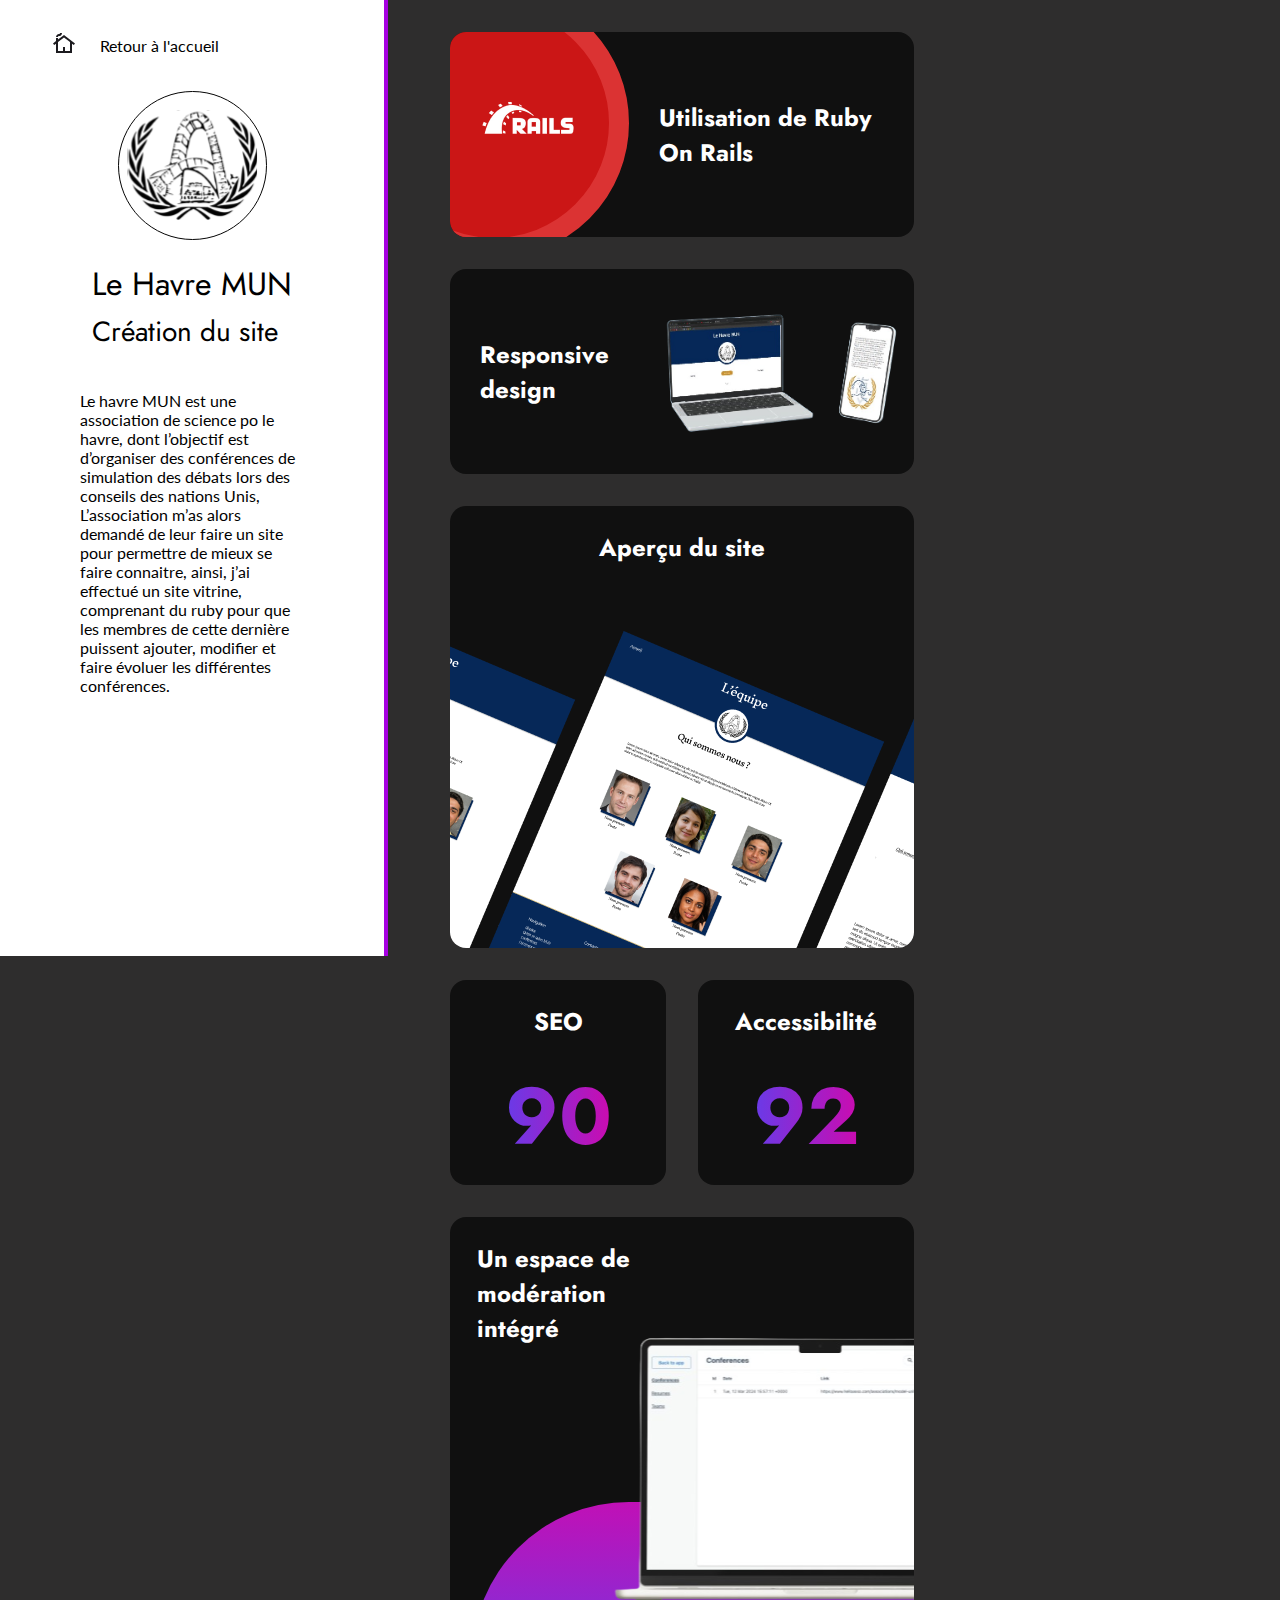
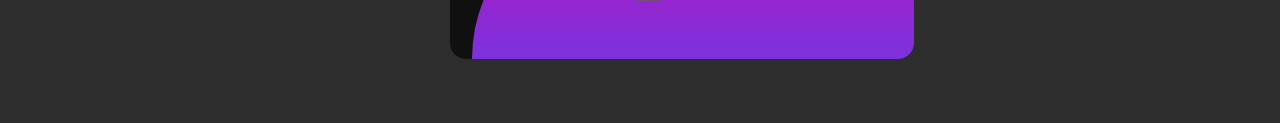
<file: lhmun.html>
<!DOCTYPE html>
<html lang="fr">
<head>
  <meta name="description" content="Venez découvrir mon Portfolio ainsi que mon CV">
  <meta charset="UTF-8">
  <meta name="viewport" content="width=device-width, initial-scale=1.0">
  <link rel="shortcut icon" href="/images/logo.svg" type="images/svg">
  <link rel="stylesheet" href="/styles/main.css">
  <link rel="stylesheet" href="/styles/lhmun.css">
  <title>Louis Le Doussal - CV</title>
</head>
<body>
  <section class="left_panel">

    <div class="back">
      <a href="/projets.html"><img src="/images/home.svg" alt=""></a>
      <a href="/projets.html">Retour à l'accueil</a>
    </div>

    <div style="display: flex; flex-direction: column; align-items: center;">

    <img class="logo" src="/images/logo_LHMUN.svg" alt="Louis Le Doussal">

    <div class="titres">

      <h1>Le Havre MUN</h1>

      <h2>Création du site</h2>

    </div>

    <p class="presentation_text">
      Le havre MUN est une association de science po le havre, dont l’objectif
      est d’organiser des conférences de simulation des débats lors des conseils
      des nations Unis, L’association m’as alors demandé de leur faire un site pour
      permettre de mieux se faire connaitre, ainsi, j’ai effectué un site vitrine,
      comprenant du ruby pour que les membres de cette dernière puissent ajouter, modifier
      et faire évoluer les différentes conférences.
    </p>




    </div>

  </div>


  </section>

  <section class="right_panel">

    <div class="container">
      <div style="cursor: pointer;" onclick="window.location.href='https://rubyonrails.org/';" class="item item1">
        <div class="side-circle">
          <img src="/images/ruby.png" alt="logo of ruby on rails">

        </div>



        <h3>Utilisation de Ruby On Rails</h3>

      </div>

      <div class="item item2">
        <h3>Responsive design</h3>
        <img src="/images/mockup.png" alt="representation of the website in differents devices">

      </div>



      <div style="cursor: pointer;" onclick="window.location.href='https://lhmun.fr/';" class="item item3">

        <h3>Aperçu du site</h3>
        <img src="/images/maquettelhmun.png" alt="LHMUN website">

      </div>
      <div style="cursor: pointer;" onclick="window.location.href='https://pagespeed.web.dev/analysis/https-lhmun-fr/t6wic9pgsb?hl=fr&form_factor=mobile';" class="item item4">
        <div class="SEO">
          <h3>SEO</h3>
          <p class="text-bento">90</p>

        </div>

        <div class="access">
          <h3>Accessibilité</h3>
          <p class="text-bento">92</p>


        </div>

      </div>
      <div class="item item5">
        <h3 style="width: 170px; ">Un espace de modération intégré</h3>
        <div class="circle_3">
          <img src="/images/Macbook_Mockup_Front_View_UV__1_-removebg-preview 1.svg" alt="">
        </div>

      </div>
      <div class="item item6"></div>

    </div>













  </section>




</body>
</html>
</file>
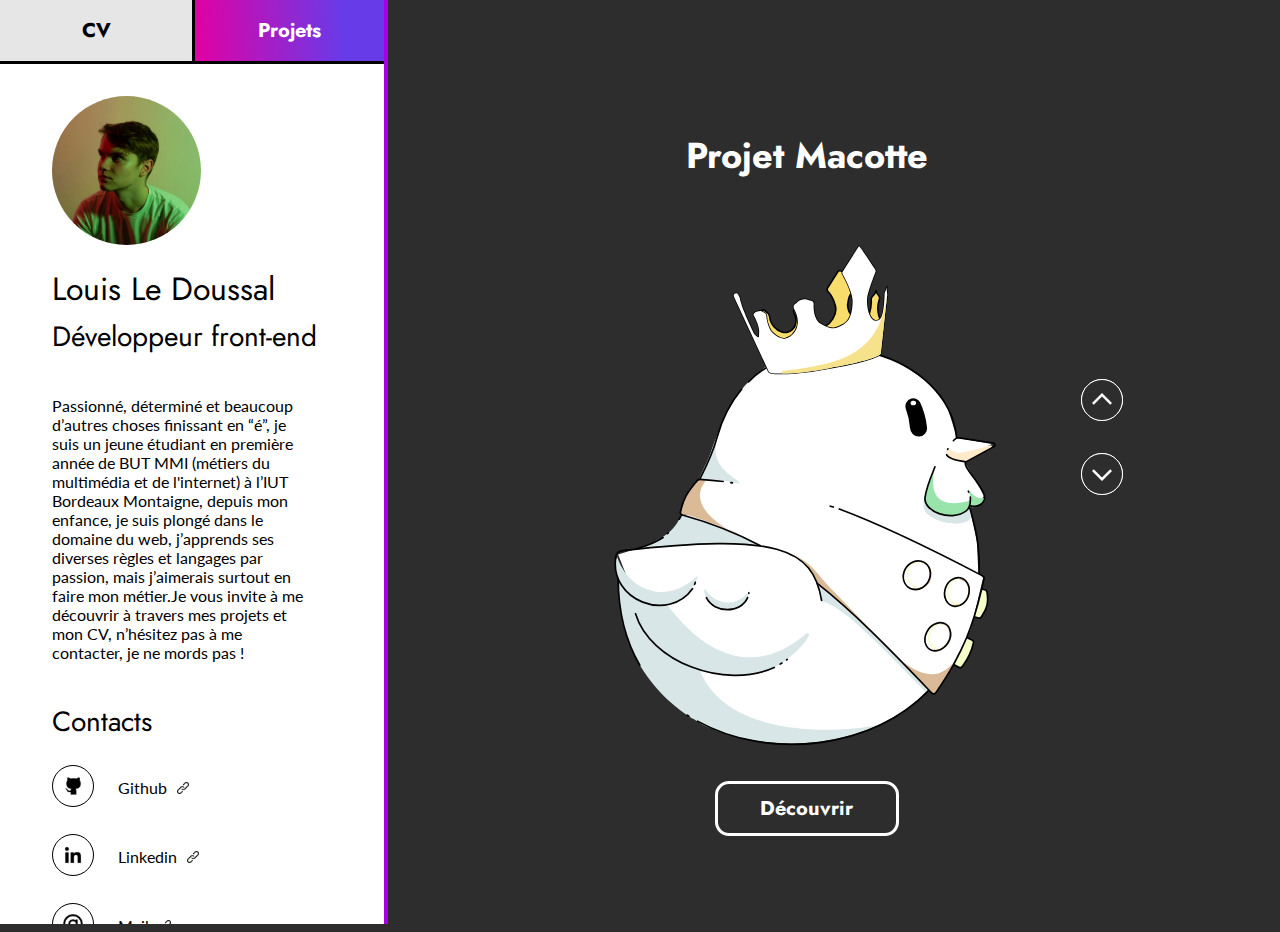
<file: projets.html>
<!DOCTYPE html>
<html lang="fr">
<head>
  <meta name="description" content="Venez découvrir mon Portfolio ainsi que mon CV">
  <meta charset="UTF-8">
  <meta name="viewport" content="width=device-width, initial-scale=1.0">
  <link rel="shortcut icon" href="/images/logo.svg" type="images/svg">
  <link rel="stylesheet" href="/styles/main.css">
  <link rel="stylesheet" href="/styles/projets.css">
  <script src="/js/projets.js"></script>
  <script src="/js/scrollh.js"></script>
  <title>Louis Le Doussal - CV</title>
</head>
<body>
  <section  class="left_panel">

    <div class="grostest">

      <button onclick="window.location.href='/index.html#section_cv';" class="CV">CV</button>

      <button onclick="window.location.href='/projets.html#section_projets';" class="Projets">Projets</button>

    </div>

    <div class="padding">

    <img class="logo" src="/images/logo.svg" alt="Louis Le Doussal">

    <div class="titres">

      <h1>Louis Le Doussal</h1>

      <h2>Développeur front-end</h2>

    </div>



    <p class="presentation_text">
      Passionné, déterminé et beaucoup d’autres choses finissant en “é”, je suis un jeune étudiant en
      première année de BUT MMI (métiers du multimédia et de l'internet) à l’IUT Bordeaux Montaigne, depuis mon enfance, je suis plongé dans
      le domaine du web, j’apprends ses diverses règles et langages par passion, mais j’aimerais surtout
      en faire mon métier.Je vous invite à me découvrir à travers mes projets et mon CV, n’hésitez pas à
      me contacter, je ne mords pas !
    </p>

    <audio src=""></audio>

    <h2>Contacts</h2>

    <div class="social_section">

      <div class="social">


        <a target="_blank" title="Github" href="https://github.com/Louis3133"><img class="social_hover" src="/images/github_icon_black.svg" alt="Github icon"><img class="social_icon" src="/images/github_icon.svg" alt="Github icon"></a>
        <div>
          <a target="_blank" href="https://github.com/Louis3133">Github</a>
          <img class="link_icon" src="/images/link_icon.svg" alt="Icon of a link">
        </div>


      </div>

      <div class="social">

        <a target="_blank" title="LinkedIn" href="https://www.linkedin.com/in/louis-le-doussal-206b7a278/"><img class="social_hover" src="/images/linkedin_icon_black.svg" alt="Linkedin icon"><img class="social_icon" src="/images/linkedin_icon.svg" alt="Linkedin icon"></a>
        <div>
          <a target="_blank" href="https://www.linkedin.com/in/louis-le-doussal-206b7a278/">Linkedin</a>
          <img class="link_icon" src="/images/link_icon.svg" alt="Icon of a link">
        </div>



      </div>

      <div class="social">

        <a target="_blank" title="Mail" href="mailto:louis.le-doussal@mmibordeaux.com"><img class="social_hover" src="/images/mail_icon_black.svg" alt="Mail icon"><img class="social_icon" src="/images/mail_icon.svg" alt="Mail icon"></a>
        <div>
          <a target="_blank" href="mailto:louis.le-doussal@mmibordeaux.com">Mail</a>
          <img class="link_icon" src="/images/link_icon.svg" alt="Icon of a link">
        </div>


      </div>

    </div>

  </div>

  </section>

  <section class="right_panel">



    <div class="cv_options_3D">

      <button id="scrollButton2"><img class="social_icon" src="/images/arrow_top_white.svg"  alt="Download icon"><img class="social_hover1" src="/images/arrow_top_black.svg"  alt="Download icon"></button>
      <button id="scrollButton"><img class="social_icon" src="/images/arrow_bottom_white.svg" alt="Fullscreen icon"><img class="social_hover1" src="/images/arrow_bottom_black.svg"  alt="Fullscreen icon"></button>


    </div>


    <div id="section_projets" style="z-index: 1;" class="cv_options_horizontal">

      <button id="scrollhButton2"><img  src="/images/arrow_left.svg"  alt="Download icon"></button>
      <button id="scrollhButton"><img  src="/images/arrow_right.svg"  alt="Fullscreen icon"></button>


    </div>

    <div id="container" class="container">
      <div  class="v-slider-bloc">
        <div class="cv_3d">
          <div class="element_carroussel">

              <h2>Projet Macotte</h2>


            <a href="/macotte.html">
              <img src="/images/model_macotte.svg" alt="">
            </a>
            <button onclick="window.location.href='/macotte.html';">Découvrir</button>

        </div>

        </div>
      </div>
      <div  class="v-slider-bloc">
        <div class="cv_3d">

          <div class="element_carroussel">

            <h2>Silver Geek</h2>


          <a href="/silvergeek.html">
            <img src="/images/model_sg.svg" alt="">
          </a>
          <button onclick="window.location.href='/silvergeek.html';">Découvrir</button>

      </div>

        </div>
      </div>
      <div  class="v-slider-bloc">
        <div class="cv_3d">

          <div class="element_carroussel">

            <h2>Le Havre MUN</h2>


          <a href="/lhmun.html">
            <img src="/images/model_lhmun.svg" alt="">
          </a>
          <button onclick="window.location.href='/lhmun.html';">Découvrir</button>

      </div>

        </div>
      </div>
    </div>










  </section>


</body>
</html>
</file>
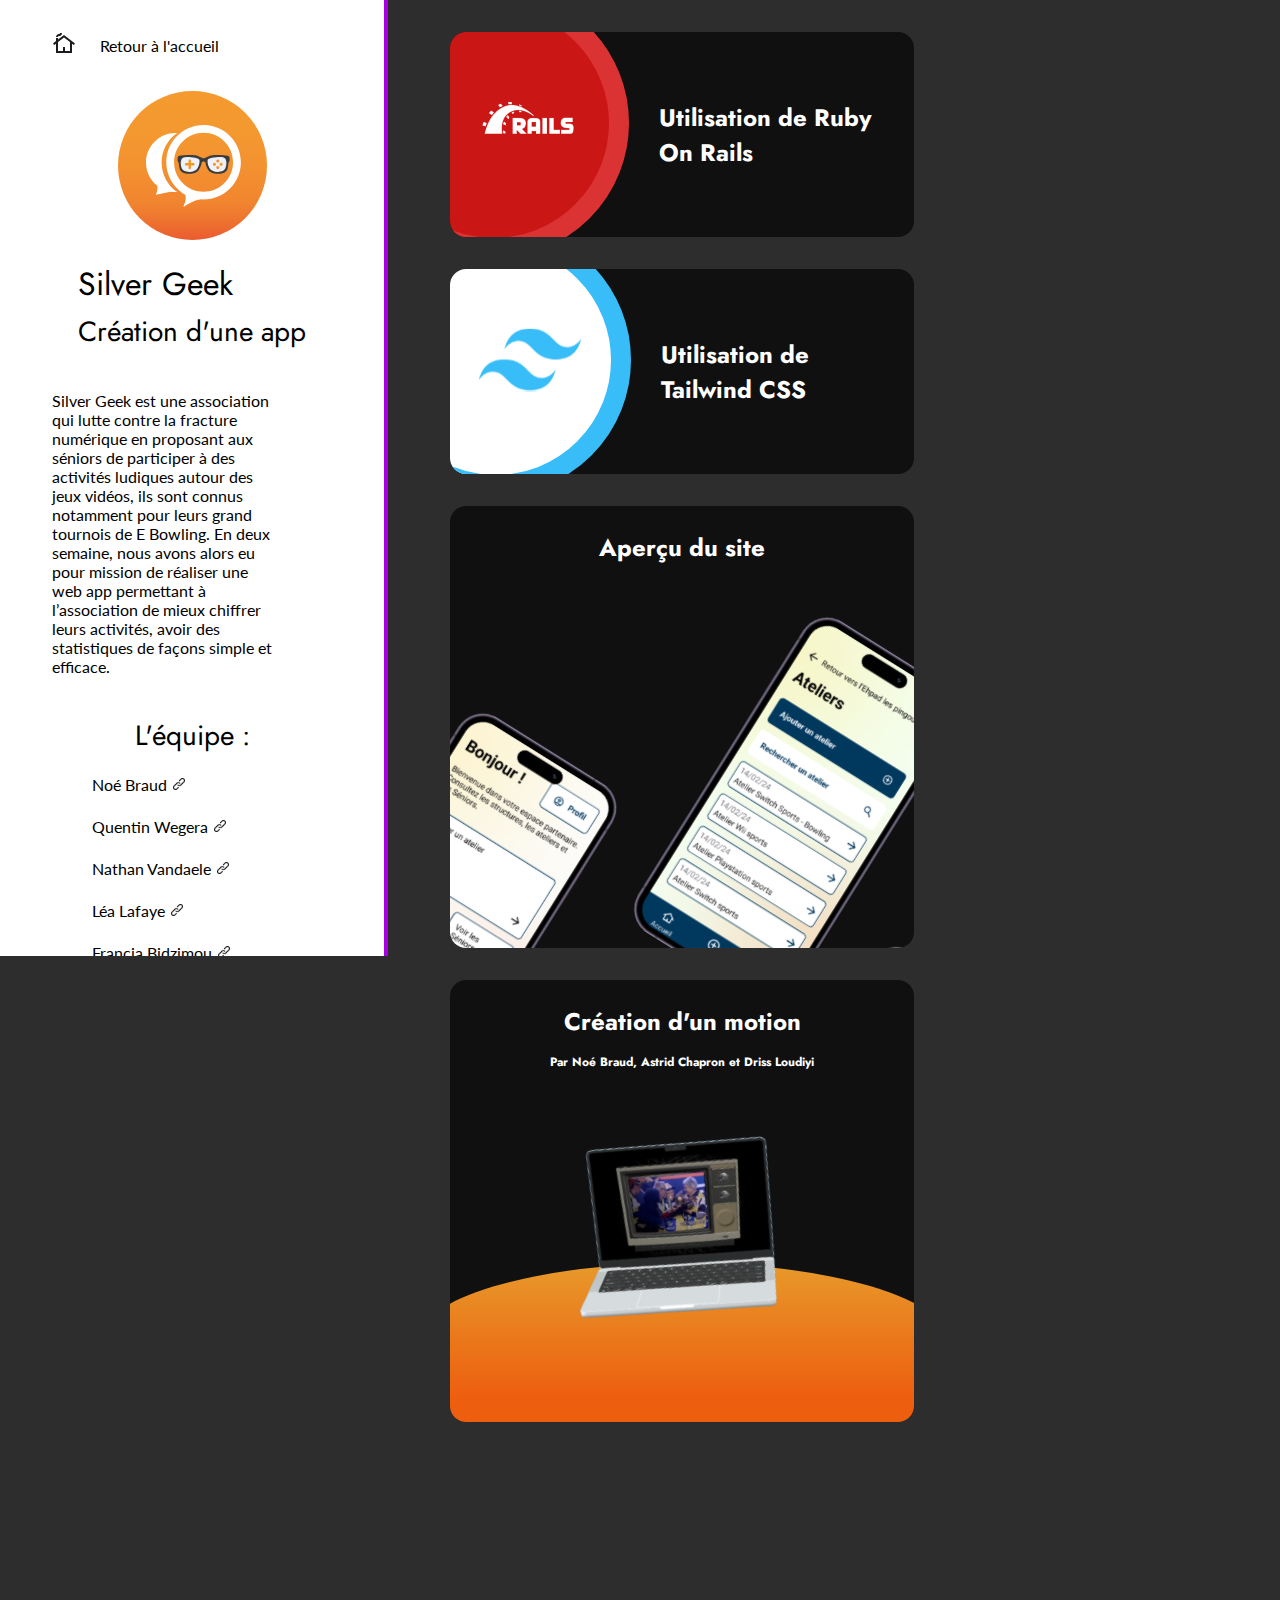
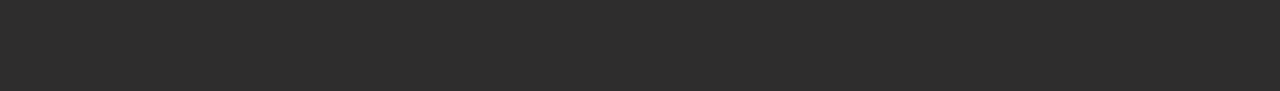
<file: silvergeek.html>
<!DOCTYPE html>
<html lang="fr">
<head>
  <meta name="description" content="Voici le projet Silvergeek, nous devions réaliser une application interne pour l'association,
  venez découvrir notre travail !">
  <meta charset="UTF-8">
  <meta name="viewport" content="width=device-width, initial-scale=1.0">
  <link rel="shortcut icon" href="/images/logo.svg" type="images/svg">
  <link rel="stylesheet" href="/styles/main.css">
  <link rel="stylesheet" href="/styles/silvergeek.css">
  <title>Louis Le Doussal - CV</title>
</head>
<body>
  <section class="left_panel">
    <div class="back">
      <a href="/projets.html"><img src="/images/home.svg" alt=""></a>
      <a href="/projets.html">Retour à l'accueil</a>
    </div>

    <div style="display: flex; flex-direction: column; align-items: center;">

    <img class="logo" src="/images/logo_sg.svg" alt="Louis Le Doussal">

    <div class="titres">

      <h1>Silver Geek</h1>

      <h2>Création d'une app</h2>

    </div>



    <p class="presentation_text">
      Silver Geek est une association qui lutte contre la fracture numérique en proposant
      aux séniors de participer à des activités ludiques autour des jeux vidéos, ils sont
      connus notamment pour leurs grand tournois de E Bowling. En deux semaine, nous avons alors
      eu pour mission de réaliser une web app permettant à l’association de mieux chiffrer leurs
      activités, avoir des statistiques de façons simple et efficace.
    </p>

    <audio src=""></audio>

    <h2>L'équipe :</h2>

    <div class="social_section_grid">

      <div class="membre social">



        <a target="_blank" href="https://www.linkedin.com/in/no%C3%A9-braud-435435224/">Noé Braud</a>
        <img class="link_icon" src="/images/link_icon.svg" alt="link">

      </div>

      <div class="membre social">


        <a target="_blank" href="https://www.linkedin.com/in/quentin-wegera/">Quentin Wegera</a>
        <img class="link_icon" src="/images/link_icon.svg" alt="link">


      </div>

      <div class="membre social">


        <a target="_blank" href="https://www.linkedin.com/in/natvand/">Nathan Vandaele</a>
        <img class="link_icon" src="/images/link_icon.svg" alt="link">

      </div>

      <div class="membre social">


        <a target="_blank" href="https://www.linkedin.com/in/l%C3%A9a-lafaye-545026215/">Léa Lafaye</a>
        <img class="link_icon" src="/images/link_icon.svg" alt="link">

      </div>

      <div class="membre social">


        <a target="_blank" href="https://www.linkedin.com/in/francia-b-4188981a4/">Francia Bidzimou</a>
        <img class="link_icon" src="/images/link_icon.svg" alt="link">

      </div>

      <div class="membre social">


        <a target="_blank" href="https://www.linkedin.com/in/drissdll/">Driss Loudiyi</a>
        <img class="link_icon" src="/images/link_icon.svg" alt="link">

      </div>

      <div class="membre social">


        <a target="_blank" href="https://www.linkedin.com/in/heloise-p-2b8539252/">Héloise Pingitore</a>
        <img class="link_icon" src="/images/link_icon.svg" alt="link">

      </div>

      <div class="membre social">


        <a target="_blank" href="https://www.linkedin.com/in/roxane-horchower-558a6628a/">Roxanne Horchower</a>
        <img class="link_icon" src="/images/link_icon.svg" alt="link">

      </div>

      <div class="membre social">


        <a target="_blank"  href="https://www.linkedin.com/in/astrid-chapron-b2b603252/">Astrid Chapron</a>
        <img  class="link_icon" src="/images/link_icon.svg" alt="link">

      </div>


    </div>

  </div>


  </section>

  <section class="right_panel">

    <div class="container">
      <div style="cursor: pointer;" onclick="window.location.href='https://rubyonrails.org/';" class="item item1">
        <div  class="side-circle">
          <img src="/images/ruby.png" alt="logo of ruby on rails">

        </div>



        <h3>Utilisation de Ruby On Rails</h3>

      </div>

      <div style="cursor: pointer;" onclick="window.location.href='https://tailwindcss.com/';" class="item item2">
        <div class="side-circle2">
          <img src="/images/tailwind_icon.svg" alt="logo of tailwind css">

        </div>



        <h3>Utilisation de Tailwind CSS</h3>

      </div>

      <div style="cursor: pointer;" onclick="window.location.href='https://www.figma.com/proto/XIA8ecAU0eaDX2yschSnDr/Untitled?page-id=0%3A1&node-id=8-3018&t=t2iBccObfontrIu9-0&scaling=scale-down&starting-point-node-id=8%3A3018';" class="item item3">

        <h3>Aperçu du site</h3>
        <img style="margin-top: -100px;" src="/images/mockupsg.svg" alt="mocjup of the application">

      </div>
      <div class="item item4">


      </div>

      <div class="item item5">
        <h3>Création d'un motion</h3>
        <p>Par Noé Braud, Astrid Chapron et Driss Loudiyi </p>
        <div class="orange_circle">
          <img src="/images/motion_sg.svg" alt="motion for silvergeek">
        </div>
      </div>
      <div class="item item6"></div>

    </div>













  </section>


</body>
</html>
</file>
<file: styles/main.css>
@import url('https://fonts.googleapis.com/css2?family=Jost:ital,wght@0,100..900;1,100..900&display=swap');
@import url('https://fonts.googleapis.com/css2?family=Jost:ital,wght@0,100..900;1,100..900&family=Lato:ital,wght@0,100;0,300;0,400;0,700;0,900;1,100;1,300;1,400;1,700;1,900&display=swap');

.item{
  transition: ease-in-out 0.5s;
}

.item:hover{
  scale: 0.95;
}

html{
  scroll-behavior: smooth;
}



body{
  background-color: #2E2D2D;
  margin: 0;
  padding: 0;
  scrollbar-width: none;

}

h1{
  color: #000;

  font-family: Jost;
  font-size: 32px;
  font-style: normal;
  font-weight: 400;
  line-height: normal;


}

h2{

  color: #000;

  font-family: Jost;
  font-size: 28px;
  font-style: normal;
  font-weight: 400;
  line-height: normal;


}


h3{

  color: #FFF;
  font-family: Jost;
  font-size: 24px;
  font-style: normal;
  font-weight: 700;
  line-height: normal;


}

p{
  font-size: 16px;
  font-family: 'Lato';
  color: black;
}


a{
  font-family: 'Lato';
  text-decoration: none;
  font-size: 16px;
  color: black;
}

.logo{
  width: 149px;
  height: 149px;
}

.back{
  display: flex;
  align-items: center;
  gap: 24px;
  margin-bottom: 32px;
}

::-webkit-scrollbar {
  display: none;
}
</file>
<file: styles/lhmun.css>
.container{
    display: grid;
    grid-template-columns: 464px 464px ;
    grid-template-rows: 205px 205px 205px 205px ;
    gap: 32px;
    overflow: hidden;
    right: 0;

}

.right_panel{
  display: flex;
  flex-direction: column;
  padding: 32px;
  right: 0;
  padding-left: 450px;
  margin-left: auto;
  margin-right: auto;





}





.item1{
    background-color: #141414;
    border-radius: 16px;
    background: linear-gradient(0deg, rgba(0, 0, 0, 0.20) 0%, rgba(0, 0, 0, 0.20) 100%), #141414;
    display: flex;
    gap: 30px;
    grid-column: 1/2 ;
    grid-row: 1/2 ;
    overflow: hidden;
    align-items: center;
    color: White;
    padding-right: 10px;



}



.item2{
    background-color: #141414;
    border-radius: 16px;
    background: linear-gradient(0deg, rgba(0, 0, 0, 0.20) 0%, rgba(0, 0, 0, 0.20) 100%), #141414;
    grid-column: 2/3 ;
    grid-row: 1/2 ;
    display: flex;
    align-items: center;
    padding-left: 30px;
    overflow: hidden;
    justify-content: space-between;

}

.item2 img{

    width: 273px;
    height: 159px;

}



.item3{
    background-color: #141414;
    border-radius: 16px;
    background: linear-gradient(0deg, rgba(0, 0, 0, 0.20) 0%, rgba(0, 0, 0, 0.20) 100%), #141414;
    grid-column: 1/2 ;
    grid-row: 2/5 ;
    display: flex;
    flex-direction: column;
    align-items:center;
    overflow: hidden;



}

.item4{

    grid-column: 2/3 ;
    grid-row: 4/5 ;
    display: flex;
    align-items: center;
    gap: 32px;

}

.item5{

  grid-column: 2/3 ;
  grid-row: 2/4 ;
  display: flex;
  align-items: center;
  gap: 32px;
  background-color: #141414;
  border-radius: 16px;
  background: linear-gradient(0deg, rgba(0, 0, 0, 0.20) 0%, rgba(0, 0, 0, 0.20) 100%), #141414;
  flex-direction: column;

  overflow: hidden;

}

.item5 h3{
  margin-left: -240px;



}

.SEO{
    background-color: #141414;
    border-radius: 16px;
    background: linear-gradient(0deg, rgba(0, 0, 0, 0.20) 0%, rgba(0, 0, 0, 0.20) 100%), #141414;
    width: 217px;
    height: 205px;
    display: flex;
    flex-direction: column;
    align-items: center;



}

.access{
    background-color: #141414;
    border-radius: 16px;
    background: linear-gradient(0deg, rgba(0, 0, 0, 0.20) 0%, rgba(0, 0, 0, 0.20) 100%), #141414;
    width: 217px;
    height: 205px;
    display: flex;
    flex-direction: column;
    align-items: center;


}



.text-bento{
    font-family: Jost;
    font-size: 80px;
    font-style: normal;
    font-weight: 700;
    line-height: normal;
    background: linear-gradient(270deg, #E200A3 -22.22%, #683BE8 100%);
    background-clip: text;
    -webkit-background-clip: text;
    -webkit-text-fill-color: transparent;
    margin-top: -5px;
}

.side-circle{
    display: flex;
    justify-content: right;

    align-items: center;
    background-color: #CB1616;
    width: 230px;
    height: 230px;
    border-radius: 50%;
    flex-shrink: 0;
    margin-left: -20%;
    margin-top: -5%;
    border: solid #DB3333 20px;
}

.side-circle img{
    width: 102px;
    height: 102px;
    margin-right: 30px;

}






.left_panel{
    border-right: 4px solid #A700E2;
    background: #ffffff;
    width: 280px;
    height: 100vh;
    padding-left: 52px;
    padding-right: 52px;
    padding-top: 32px;
    padding-bottom: 24px;
    overflow-y: scroll;
    display: flex;
    flex-direction: column;
    overflow-y: hidden;
    position: fixed;


  }

  @media (max-width: 950px) {


    .titres{
      display: flex;
      flex-direction: column;
      align-items: center;
    }


    .left_panel {
      width: 100%;
      border: none;
      position:relative;
      height: auto;
      padding-left: 0px;
      padding-right: 0px;
      padding-top: 32px;

    }
    .back{
      margin-left: 9%;


    }


    .right_panel{
      display: flex;
      flex-direction: column;
      padding: 32px;
      right: 0;
      margin-left: auto;
      margin-right: auto;
      align-items: center;





    }




  }

  .presentation_text{
    display: flex;
    width: 90%;

  }





  .social_icon{
    width: 42px;
    height: 42px;
    margin-right: 24px;
    margin-left: -42px;
    transition: ease-in-out 0.5s;
  }

  .social_icon_right{
    width: 42px;
    height: 42px;
    margin-right: 24px;
    margin-top: -20px;
    transition: ease-in-out 0.5s;
  }

  .social_icon_right{
    width: 42px;
    height: 42px;
    margin-right: 24px;

    transition: ease-in-out 0.5s;
  }

  .social_icon_right:hover{
    opacity: 0;

  }



  .social_icon:hover{
    opacity: 0;

  }


  .social_section{
    display: flex;
    flex-direction: column;
    gap: 24px;
    margin-bottom: 32px;
  }

  .social{
    display: flex;
    align-items: center;
  }

  .link_icon{
    margin-left: 6px;
  }

  .navigation{
    position: absolute;
    display: flex;
    flex-direction: column;
    margin-left: auto;
    margin-right: auto;
    gap: 50px;

  }

  .navigation_button1{
    border-left: none;
    border: none;
    width: 134px;
    height: 55px;
    background-color: transparent;
    color: #FFF;
    text-align: center;
    font-family: 'Jost';
    font-size: 20px;
    font-style: normal;
    font-weight: 700;
    line-height: normal;
    border-radius: 0px 100px 100px 0px;
    margin-left: -295px;
    background: linear-gradient(87deg, #E200A3 -0.37%, #683BE8 77.9%);
    cursor: pointer	;



  }

  .navigation_button2{
    border: #A700E2 3px solid;
    border-left: none;
    width: 134px;
    height: 55px;
    background-color: transparent;
    color: #FFF;
    text-align: center;
    font-family: 'Jost';
    font-size: 20px;
    font-style: normal;
    font-weight: 700;
    line-height: normal;
    border-radius: 0px 100px 100px 0px;
    margin-left: -295px;
    cursor: pointer	;

  }


  .titres h1{
    margin-bottom: -20px;

  }

  .mentions{
    text-align: center;
  }

  .cv_options{
    position: absolute;
    display: flex;
    flex-direction: column;
    gap: 20px;
    margin-right: 32px;
    right: 0;
    top: 40%;




  }

  .cv_options button{
    background: none;
    border: none;
    width: 42px;
    height: 42px;
    border-radius: 50%;


  }



  .v-slider-bloc{
    font-size: 30px;
    display: flex;
    justify-content: center;
    align-items: center;
    height: 100vh;
    width: 80vw;
    scroll-snap-align: start;
  }


  .social_hover1{

    position: absolute;
    right: 33px;
    transition: ease-in-out 0.5s;

  }

  .social_hover1:hover{
    opacity: 0;

  }


  @media (max-width: 1430px) {
    .container {
      grid-template-columns: 464px;
      grid-template-rows: 205px 205px 205px 205px 205px 205px 205px
    }

    .item1 {
        grid-column: 1/2;
        grid-row: 1/2;
    }

    .item2 {
      grid-column: 1/2;
      grid-row: 2/3;
  }

    .item3 {
      grid-column: 1/2;
      grid-row: 3/5;
  }

    .item4 {
      grid-column: 1/2;
      grid-row: 5/6;
  }

    .item5 {
      grid-column: 1/2;
      grid-row: 6/8;
  }

  .presentation_text{
    display: flex;
    width: 80%;
    justify-content: center;
    margin-left: auto;
    margin-right: auto;


  }


}

.circle_3{
  width: 721px;
  height: 299px;
  margin-top: 100px;
  margin-left: 300px;
  border-radius: 721px 721px 0px 0px;
  background: linear-gradient(180deg, #E200A3 -47.83%, #683BE8 126.36%);
}


.circle_3 img{
  width: 506px;
  height: 337px;
  margin-top: -200px;
  margin-left: 10px;
}

  @media (max-width: 569px) {


    .item5 h3{
      margin-left: 0;

    }

    .circle_3{
      width: 110vw;
      height: 20vh;
      margin-top: 100px;
      margin-left: 30vw;
      border-radius: 721px 721px 0px 0px;
      background: linear-gradient(180deg, #E200A3 -47.83%, #683BE8 126.36%);
    }

    .circle_3 img{
      width: 60vw;
      height: 43vh;
      margin-top: -40vw;
      margin-left: 25vw;
    }



    .container {
      grid-template-columns: 85vw;
      grid-template-rows: 16vh 16vh 16vh 16vh 16vh 16vh 16vh
    }

    .item1 {
        grid-column: 1/2;
        grid-row: 1/2;
    }

    .item2 {
      grid-column: 1/2;
      grid-row: 2/3;
  }

    .item3 {
      grid-column: 1/2;
      grid-row: 3/5;
  }

    .item4 {
      grid-column: 1/2;
      grid-row: 5/6;
  }

    .item5 {
      grid-column: 1/2;
      grid-row: 6/9;
      margin-top: 84px;
  }

  .presentation_text{
    display: flex;
    width: 80%;
    justify-content: center;
    margin-left: auto;
    margin-right: auto;


  }

  h3{
    font-size: 100%;

  }

  .item2 img{
    width: 70vw;
    height: 20vh;
  }

  .side-circle{
    display: flex;
    justify-content: right;

    align-items: center;
    background-color: #CB1616;
    width: 30vw;
    height: 30vh;
    border-radius: 50%;
    flex-shrink: 0;
    margin-left: -10%;
    margin-top: -5%;
    border: solid #DB3333 20px;
  }

  .side-circle img{
    width: 20vw;
    height: 10vh;
    margin-right: 3vw;

  }



  .SEO{
    background-color: #141414;
    border-radius: 16px;
    background: linear-gradient(0deg, rgba(0, 0, 0, 0.20) 0%, rgba(0, 0, 0, 0.20) 100%), #141414;
    width: 217px;
    height: 30vh;
    display: flex;
    flex-direction: column;
    align-items: center;
    margin-top: 84px;



  }

  .access{
      background-color: #141414;
      border-radius: 16px;
      background: linear-gradient(0deg, rgba(0, 0, 0, 0.20) 0%, rgba(0, 0, 0, 0.20) 100%), #141414;
      width: 217px;
      height: 30vh;
      display: flex;
      flex-direction: column;
      align-items: center;
      margin-top: 84px;



  }



}
</file>
<file: styles/projets.css>
.left_panel{
  border-right: 4px solid #A700E2;
  background: #ffffff;
  width: auto;
  height: 100vh;

  padding-bottom: 24px;
  overflow-y: scroll;
  display: flex;
  flex-direction: column;
  position: fixed;
  z-index: 2;




}

script{
  z-index: 2;
  position: relative;
}

.padding{
  padding-left: 52px;
  padding-right: 52px;
  display: flex;
  flex-direction: column;
  width: 280px;

}

.presentation_text{
  display: flex;
  width: 90%;
}



.social_icon{
  width: 42px;
  height: 42px;
  margin-right: 24px;
  margin-left: -42px;
  transition: ease-in-out 0.5s;
}

.social_icon_right{
  width: 42px;
  height: 42px;
  margin-right: 24px;
  margin-top: -20px;
  transition: ease-in-out 0.5s;
}

.social_icon_right{
  width: 42px;
  height: 42px;
  margin-right: 24px;

  transition: ease-in-out 0.5s;
}

.social_icon_right:hover{
  opacity: 0;

}



.social_icon:hover{
  opacity: 0;

}


.social_section{
  display: flex;
  flex-direction: column;
  gap: 24px;
  margin-bottom: 32px;
}

.social{
  display: flex;
  align-items: center;
}

.link_icon{
  margin-left: 6px;
}

.navigation{
  position: absolute;
  display: flex;
  flex-direction: column;
  margin-left: auto;
  margin-right: auto;
  gap: 50px;

}

.navigation_button1{
  border-left: none;
  border: none;
  width: 134px;
  height: 55px;
  background-color: transparent;
  color: #FFF;
  text-align: center;
  font-family: 'Jost';
  font-size: 20px;
  font-style: normal;
  font-weight: 700;
  line-height: normal;
  border-radius: 0px 100px 100px 0px;
  margin-left: -295px;
  background: linear-gradient(87deg, #E200A3 -0.37%, #683BE8 77.9%);
  cursor: pointer	;



}

.navigation_button2{
  border: #A700E2 3px solid;
  border-left: none;
  width: 134px;
  height: 55px;
  background-color: transparent;
  color: #FFF;
  text-align: center;
  font-family: 'Jost';
  font-size: 20px;
  font-style: normal;
  font-weight: 700;
  line-height: normal;
  border-radius: 0px 100px 100px 0px;
  margin-left: -295px;
  cursor: pointer	;

}

.right_panel{
  display: flex;
  flex-direction: column;
  margin-left: auto;
  margin-right: auto;
  padding-top: 32px;
  overflow-y: hidden;

}

.cv_3d {
  display: flex;
  flex-direction: row;
  width: 1000px;
  height: 85vh;
  margin-left: 60%;
  z-index: 1;




}

.cv_options_horizontal{
  display: none;
}

.element_carroussel img{
  transition: ease-in-out 0.5s;
}

.element_carroussel img:hover{

  transform: translateY(-20px) rotate(-10deg);
}

.element_carroussel button{
  width: 184px;
  height: 55px;
  box-shadow: none;
  background-color: transparent;
  border: 3px solid #ffffff; 
  border-radius: 14px;
  border-style: solid; 
  padding: 10px 20px;
  font-size: 16px;
  color: #FFF;
  text-align: center;
  font-family: Jost;
  font-size: 20px;
  font-style: normal;
  font-weight: 700;
  line-height: normal;
  cursor: pointer; 
  transition: 0.5s ease-in-out;

  
}

.element_carroussel button:hover{
  border: 3px solid #A700E2; 
}

.cv_3d a {
  width: 1000px;





}

@media (max-width: 1130px) {
  .cv_3D {
    display: flex;
    flex-direction: row;
    position: absolute;
    width: 800px;
    height: 85vh;
    left: 28%;
    z-index: 1;




  }

}

@media (max-width: 1060px) {
  .cv_3D {
    display: flex;
    flex-direction: row;
    position: absolute;
    width: 800px;
    height: 85vh;
    left: 20%;
    z-index: 1;




  }

}

.titres h1{
  margin-bottom: -20px;

}

.mentions{
  text-align: center;
}

.cv_options{
  display: flex;

  gap: 20px;
  margin-right: 32px;
  right: 0;
  top: 40%;

}

.element_carroussel{
  display: flex;
  flex-direction: column;
  align-items: center;
  gap: 32px;
}

.element_carroussel h2{

  color: #FFF;
  text-align: center;
  font-family: Jost;
  font-size: 36px;
  font-style: normal;
  font-weight: 700;
  line-height: normal;
}

.element_carroussel a{
  width: auto;

}





.cv_options_3D{
  display: flex;
  flex-direction: column;
  gap: 32px;
  margin-left: -10%;
  width: 0%;
  right: 17%;
  top: 42%;
  position: absolute;
  z-index: 2;

}

@media (max-width:1500px) {
  .cv_options_3D{
    display: flex;
    flex-direction: column;
    gap: 32px;
    margin-left: -10%;
    width: 0%;
    right: 13%;
    top: 42%;
    position: absolute;
    z-index: 2;
  
  }

  
}

@media (max-width:1260px) {
  .cv_options_3D{
    display: flex;
    flex-direction: column;
    gap: 32px;
    margin-left: -10%;
    width: 0%;
    right: 5%;
    top: 42%;
    position: absolute;
    z-index: 2;
  
  }

  
}




.cv_image_options{

  display: flex;
  gap: 20px;
  margin-bottom: 32px;
  margin-left: auto;
  margin-right: auto;
  justify-content: center;
  margin-top: 24px;
  






}

.cv_icon{
  z-index: 2;
  width: 42px;
  height: 42px;
}



.cv_options_3D button{
  background: none;
  border: none;
  width: 42px;
  height: 42px;
  border-radius: 50%;


}


.container{
  height: 100vh;
  overflow-y: scroll;
  overflow-x: hidden;
  scroll-snap-type: y mandatory;


}

.v-slider-bloc{
  font-size: 30px;
  display: flex;
  justify-content: center;
  align-items: center;
  height: 100vh;
  width: 80vw;
  scroll-snap-align: start;
}

@media (max-width:950px) {
  .container {
    height: 100vh;
    width: 100vw;
    overflow-x: scroll;
    overflow-y: hidden;
    scroll-snap-type: x mandatory;
    display: flex; /* Ajouté pour aligner les blocs horizontalement */
  }
  
  .v-slider-bloc {
    font-size: 30px;
    display: flex;
    justify-content: center;
    align-items: center;
    height: 100vh;
    width: 100vw;
    scroll-snap-align: start;
  }

  .cv_3d {
    display: flex;
    flex-direction: row;
    width: 1000px;
    height: 85vh;
    z-index: 1;
    margin-left: auto;
    margin-right: auto;
    justify-content: center;
  
  
  
  
  }

  .cv_3d img {
    width: 50vw;
    height: 50vh;

  
  
  
  
  }

  .cv_options_3D button{
    display: none;


  
  
  }

  .cv_options_horizontal {
    display: flex;
    gap: 32px;
  }

  .cv_options_horizontal button {
    background: none;
    border: none;
  }

  .titres{

    display: flex;
    flex-direction: column;
    align-items: center;
  }

  .container{
    margin-top: -8%;

  }



  
    








  
}


.social_hover1{

  position: absolute;
  right: -9px;
  transition: ease-in-out 0.5s;

}

.social_hover1:hover{
  opacity: 0;

}

.cv_image img{
  display: none;
}



@media (max-width:950px) {
  .cv_image img {
    display: flex;
    height: auto;
    width: 90%;
    justify-content: center;
    margin-left: auto;
    margin-right: auto;
  }

  .cv_3D {
    display: none;
  }
}



@media (max-width: 950px) {
  .left_panel {
    width: 100%;
    align-items: center;
    border: none;
    position:relative;
    height: auto;
    padding-left: 0px;
    padding-right: 0px;

  }
  .right_panel{
    display: flex;
    flex-direction: column;
    padding: 32px;
    right: 0;
    margin-left: auto;
    margin-right: auto;
    align-items: center;





  }

  .padding{
    padding-left: 52px;
    padding-right: 52px;
    display: flex;
    flex-direction: column;
    width: auto;
    align-items: center;


  }




  .cv_3D{
    display: none;





  }


  .social_section{
    display: flex;
    flex-direction: row;
    gap: 24px;
    margin-bottom: 32px;


  }

  .social{
    display: flex;
    flex-direction: column;
    align-items: center;
    justify-content: center;
  }


  .social_icon{
    width: 42px;
    height: 42px;
    margin-right: 0px;
    margin-left: 0px;
    transition: ease-in-out 0.5s;
  }

  .social_hover{
    display: none;

  }

  .link_icon{
    display: none;
  }





}



.grostest{
  display: flex;
  width: 100%;
  background-color: #E200A3;
  margin-bottom: 32px;
}

.CV{
  border: none;
  width: 50%;
  height: 64px;
  background-color: white;
  border-bottom: 3px solid black;
  color: #000;
  text-align: center;
  font-family: Jost;
  font-size: 20px;
  font-style: normal;
  font-weight: 700;
  line-height: normal;
  cursor: pointer;
  transition: ease-in-out 0.5s;
}



.Projets{
  border: none;
  width: 50%;
  height: 64px;
  border-bottom: 3px solid black;
  border-left: 3px solid black;
  color: #FFF;
  text-align: center;
  font-family: Jost;
  font-size: 20px;
  font-style: normal;
  font-weight: 700;
  line-height: normal;
  cursor: pointer;
  background: linear-gradient(87deg, #E200A3 -0.37%, #683BE8 77.9%);

}

.CV:hover{
  background-color: #e6e6e6;

}
</file>
<file: styles/silvergeek.css>
.container{
    display: grid;
    grid-template-columns: 464px 464px ;
    grid-template-rows: 205px 205px 205px 205px ;
    gap: 32px;
    overflow: hidden;
    right: 0;

}

.right_panel{
  display: flex;
  flex-direction: column;
  padding: 32px;
  right: 0;
  padding-left: 450px;
  margin-left: auto;
  margin-right: auto;





}





.item1{
    background-color: #141414;
    border-radius: 16px;
    background: linear-gradient(0deg, rgba(0, 0, 0, 0.20) 0%, rgba(0, 0, 0, 0.20) 100%), #141414;
    display: flex;
    gap: 30px;
    grid-column: 1/2 ;
    grid-row: 1/2 ;
    overflow: hidden;
    align-items: center;
    color: White;
    padding-right: 10px;



}



.item2{
  background-color: #141414;
  border-radius: 16px;
  background: linear-gradient(0deg, rgba(0, 0, 0, 0.20) 0%, rgba(0, 0, 0, 0.20) 100%), #141414;
  display: flex;
  gap: 30px;
  grid-column: 1/2 ;
  grid-row: 4/5 ;
  overflow: hidden;
  align-items: center;
  color: White;
  padding-right: 20px;

}

.item2 img{

    width: 273px;
    height: 159px;

}



.item3{
    background-color: #141414;
    border-radius: 16px;
    background: linear-gradient(0deg, rgba(0, 0, 0, 0.20) 0%, rgba(0, 0, 0, 0.20) 100%), #141414;
    grid-column: 2/3 ;
    grid-row: 1/5 ;
    display: flex;
    flex-direction: column;
    align-items:center;
    overflow: hidden;



}

.item4{

    grid-column: 2/3 ;
    grid-row: 4/5 ;
    display: flex;
    align-items: center;
    gap: 32px;

}

.item5{

  grid-column: 1/2 ;
  grid-row: 2/4 ;
  display: flex;
  align-items: center;

  background-color: #141414;
  border-radius: 16px;
  background: linear-gradient(0deg, rgba(0, 0, 0, 0.20) 0%, rgba(0, 0, 0, 0.20) 100%), #141414;
  flex-direction: column;

  overflow: hidden;

}

.item5 p{
  color: #FFF;
  text-align: center;
  font-family: Jost;
  font-size: 12px;
  font-style: normal;
  font-weight: 700;
  line-height: normal;
  margin-top: -10px;
}

.SEO{
    background-color: #141414;
    border-radius: 16px;
    background: linear-gradient(0deg, rgba(0, 0, 0, 0.20) 0%, rgba(0, 0, 0, 0.20) 100%), #141414;
    width: 217px;
    height: 205px;
    display: flex;
    flex-direction: column;
    align-items: center;



}

.access{
    background-color: #141414;
    border-radius: 16px;
    background: linear-gradient(0deg, rgba(0, 0, 0, 0.20) 0%, rgba(0, 0, 0, 0.20) 100%), #141414;
    width: 217px;
    height: 205px;
    display: flex;
    flex-direction: column;
    align-items: center;


}



.text-bento{
    font-family: Jost;
    font-size: 80px;
    font-style: normal;
    font-weight: 700;
    line-height: normal;
    background: linear-gradient(270deg, #E200A3 -22.22%, #683BE8 100%);
    background-clip: text;
    -webkit-background-clip: text;
    -webkit-text-fill-color: transparent;
    margin-top: -5px;
}

.side-circle{
    display: flex;
    justify-content: right;

    align-items: center;
    background-color: #CB1616;
    width: 230px;
    height: 230px;
    border-radius: 50%;
    flex-shrink: 0;
    margin-left: -20%;
    margin-top: -5%;
    border: solid #DB3333 20px;
}

.side-circle2{
  display: flex;
  justify-content: right;

  align-items: center;
  background-color: #ffffff;
  width: 230px;
  height: 230px;
  border-radius: 50%;
  flex-shrink: 0;
  margin-left: -20%;
  margin-top: -5%;
  border: solid #38BDF8 20px;
}

.side-circle2 img{
  width: 102px;
  height: 102px;
  margin-right: 30px;

}

.side-circle img{
    width: 102px;
    height: 102px;
    margin-right: 30px;

}






.left_panel{
    border-right: 4px solid #A700E2;
    background: #ffffff;
    width: 280px;
    height: 100vh;
    padding-left: 52px;
    padding-right: 52px;
    padding-top: 32px;
    padding-bottom: 24px;
    overflow-y: scroll;
    display: flex;
    flex-direction: column;

    position: fixed;


  }

  @media (max-width: 950px) {
    .left_panel {
      width: 100%;
      border: none;
      position:relative;
      height: auto;
      padding-left: 0px;
      padding-right: 0px;
      padding-top: 32px;

    }


    .back{
      margin-left: 9%;


    }


    .right_panel{
      display: flex;
      flex-direction: column;
      padding: 32px;
      right: 0;
      margin-left: auto;
      margin-right: auto;
      align-items: center;





    }

    .titres{
      display: flex;
      flex-direction: column;
      align-items: center;
    }

    .presentation_text{
      display: flex;
      width: 80%;
      justify-content: center;
      margin-left: auto;
      margin-right: auto;


    }




  }

  .presentation_text{
    display: flex;
    width: 90%;

  }



  .social_icon{
    width: 42px;
    height: 42px;
    margin-right: 24px;
    margin-left: -42px;
    transition: ease-in-out 0.5s;
  }

  .social_icon_right{
    width: 42px;
    height: 42px;
    margin-right: 24px;
    margin-top: -20px;
    transition: ease-in-out 0.5s;
  }

  .social_icon_right{
    width: 42px;
    height: 42px;
    margin-right: 24px;

    transition: ease-in-out 0.5s;
  }

  .social_icon_right:hover{
    opacity: 0;

  }



  .social_icon:hover{
    opacity: 0;

  }


  .social_section{
    display: flex;
    flex-direction: column;
    gap: 24px;
    margin-bottom: 32px;
  }

  .social{
    display: flex;
    align-items: center;
  }

  .link_icon{
    margin-left: 6px;
  }

  .navigation{
    position: absolute;
    display: flex;
    flex-direction: column;
    margin-left: auto;
    margin-right: auto;
    gap: 50px;

  }

  .navigation_button1{
    border-left: none;
    border: none;
    width: 134px;
    height: 55px;
    background-color: transparent;
    color: #FFF;
    text-align: center;
    font-family: 'Jost';
    font-size: 20px;
    font-style: normal;
    font-weight: 700;
    line-height: normal;
    border-radius: 0px 100px 100px 0px;
    margin-left: -295px;
    background: linear-gradient(87deg, #E200A3 -0.37%, #683BE8 77.9%);
    cursor: pointer	;



  }

  .navigation_button2{
    border: #A700E2 3px solid;
    border-left: none;
    width: 134px;
    height: 55px;
    background-color: transparent;
    color: #FFF;
    text-align: center;
    font-family: 'Jost';
    font-size: 20px;
    font-style: normal;
    font-weight: 700;
    line-height: normal;
    border-radius: 0px 100px 100px 0px;
    margin-left: -295px;
    cursor: pointer	;

  }


  .titres h1{
    margin-bottom: -20px;

  }

  .mentions{
    text-align: center;
  }

  .cv_options{
    position: absolute;
    display: flex;
    flex-direction: column;
    gap: 20px;
    margin-right: 32px;
    right: 0;
    top: 40%;




  }

  .cv_options button{
    background: none;
    border: none;
    width: 42px;
    height: 42px;
    border-radius: 50%;


  }



  .v-slider-bloc{
    font-size: 30px;
    display: flex;
    justify-content: center;
    align-items: center;
    height: 100vh;
    width: 80vw;
    scroll-snap-align: start;
  }


  .social_hover1{

    position: absolute;
    right: 33px;
    transition: ease-in-out 0.5s;

  }

  .social_hover1:hover{
    opacity: 0;

  }


  @media (max-width: 1430px) {
    .container {
      grid-template-columns: 464px;
      grid-template-rows: 205px 205px 205px 205px 205px 205px 205px
    }

    .item1 {
        grid-column: 1/2;
        grid-row: 1/2;
    }

    .item2 {
      grid-column: 1/2;
      grid-row: 2/3;
  }

    .item3 {
      grid-column: 1/2;
      grid-row: 3/5;
  }

    .item4 {
      grid-column: 1/2;
      grid-row: 5/6;
  }

    .item5 {
      grid-column: 1/2;
      grid-row: 5/7;
  }

  .presentation_text{
    display: flex;
    width: 80%;
    justify-content: center;

    margin-right: auto;


  }


}

  @media (max-width: 569px) {
    .container {
      grid-template-columns: 85vw;
      grid-template-rows: 16vh 16vh 16vh 16vh 16vh 16vh 16vh
    }

    .item1 {
        grid-column: 1/2;
        grid-row: 1/2;
    }

    .item2 {
      grid-column: 1/2;
      grid-row: 2/3;
  }

    .item3 {
      grid-column: 1/2;
      grid-row: 3/5;
  }

    .item4 {
      grid-column: 1/2;
      grid-row: 5/6;
  }

    .item5 {
      grid-column: 1/2;
      grid-row: 5/8;

  }

  .presentation_text{
    display: flex;
    width: 80%;
    justify-content: center;
    margin-left: auto;
    margin-right: auto;


  }

  h3{
    font-size: 100%;

  }

  .side-circle2{
    display: flex;
    justify-content: right;

    align-items: center;
    background-color: #ffffff;
    width: 30vw;
    height: 30vh;
    border-radius: 50%;
    flex-shrink: 0;
    margin-left: -10%;
    margin-top: -5%;
    border: solid #38BDF8 20px;
  }

  .side-circle2 img{
    width: 20vw;
    height: 10vh;
    margin-right: 3vw;

  }

  .item3 img{
    height: 100vh;
    width: 100vw;
  }



  .side-circle{
    display: flex;
    justify-content: right;

    align-items: center;
    background-color: #CB1616;
    width: 30vw;
    height: 30vh;
    border-radius: 50%;
    flex-shrink: 0;
    margin-left: -10%;
    margin-top: -5%;
    border: solid #DB3333 20px;
  }

  .side-circle img{
    width: 20vw;
    height: 10vh;
    margin-right: 3vw;

  }


  .SEO{
    background-color: #2C2929;
    border-radius: 16px;
    background: rgba(44, 41, 41, 0.39);
    width: 217px;
    height: 30vh;
    display: flex;
    flex-direction: column;
    align-items: center;
    margin-top: 84px;



  }

  .access{
      background-color: #2C2929;
      border-radius: 16px;
      background: rgba(44, 41, 41, 0.39);
      width: 217px;
      height: 30vh;
      display: flex;
      flex-direction: column;
      align-items: center;
      margin-top: 84px;



  }



}

.social_section_grid{
  display: grid;
  grid-template-columns: 200px;
  grid-template-rows: 10px 10px 10px 10px 10px 10px 10px 10px 10px ;
  gap: 32px;
  margin-bottom: 64px;

}

@media (max-width: 950px) {
  .social_section_grid{
    grid-template-columns: 200px 200px 200px;
    grid-template-rows: 10px 10px 10px   ;
    gap: 32px;
    margin-bottom: 10px;
  }

}

@media (max-width: 830px) {
  .social_section_grid{

    justify-content: center;
    grid-template-columns: 180px 180px 180px;
    grid-template-rows: 10px 10px 10px   ;
    gap: 32px;
    margin-bottom: 10px;
  }

}

@media (max-width: 750px) {
  .social_section_grid{

    justify-content: center;
    grid-template-columns: 140px 140px ;
    grid-template-rows: 10px 10px 10px   ;
    gap: 32px;
    margin-bottom: 10px;


  }

}

.orange_circle{

  width: 533px;
  height: 248px;
  justify-content: center;
  background: linear-gradient(180deg, #E6A932 -22.58%, #ED5F0F 83.67%);  border-radius: 50% 50% 0% 0%;
  margin-top: 180px;
  display: flex;

}

.orange_circle img{
  width: 429px;
  height: 267px;
  transform: rotate(-6.111deg);
  flex-shrink: 0;
  margin-top: -170px;
}
</file>
